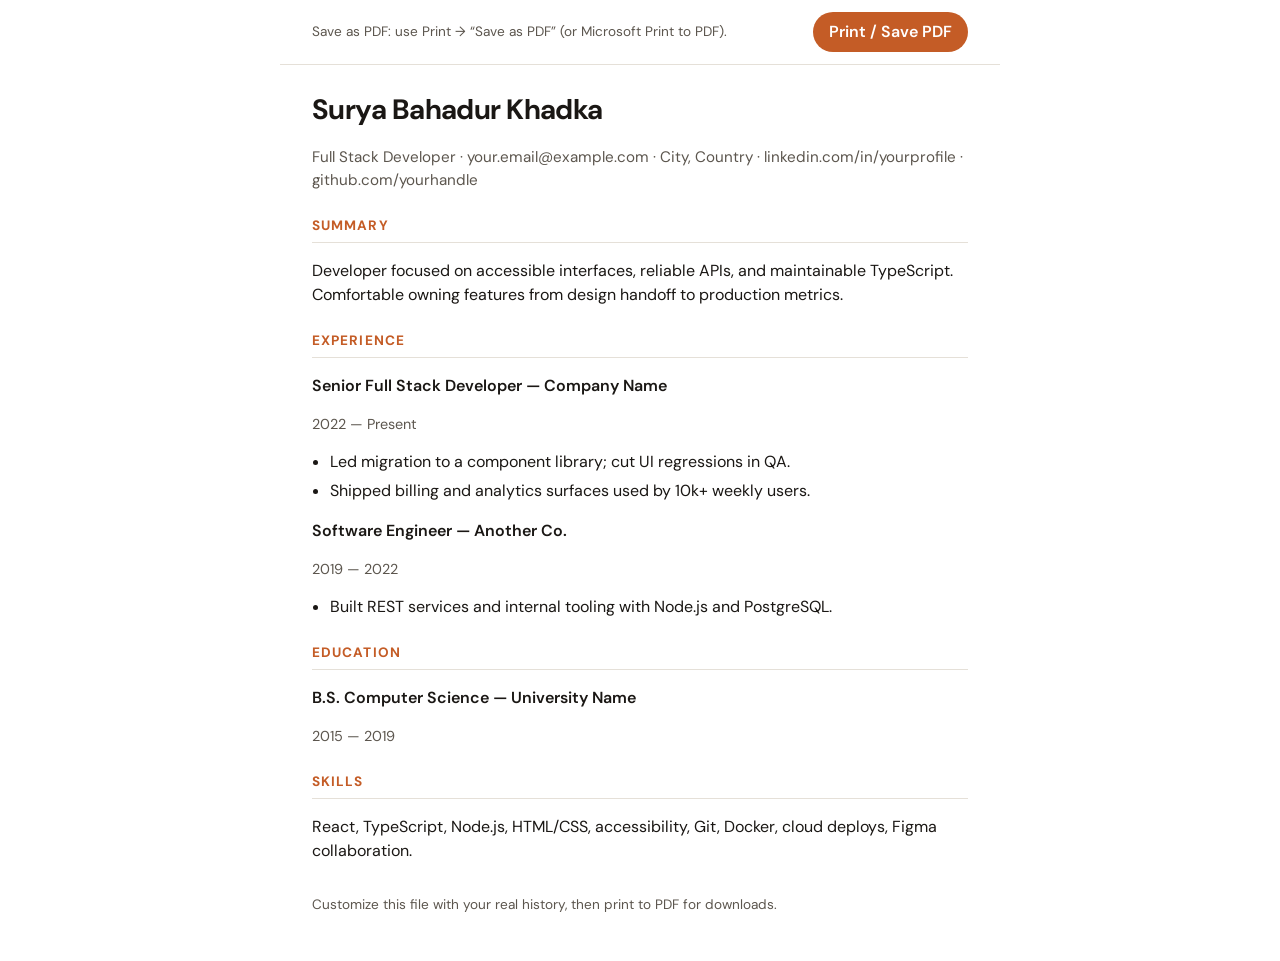
<file: resume.html>
<!doctype html>
<html lang="en">
  <head>
    <meta charset="UTF-8" />
    <meta name="viewport" content="width=device-width, initial-scale=1.0" />
    <title>Surya Bahadur Khadka — Résumé</title>
    <link
      href="https://fonts.googleapis.com/css2?family=DM+Sans:wght@400;600;700&display=swap"
      rel="stylesheet"
    />
    <link rel="stylesheet" href="resume.css" />
  </head>
  <body>
    <div class="print-bar">
      <span
        >Save as PDF: use Print → “Save as PDF” (or Microsoft Print to
        PDF).</span
      >
      <button type="button" id="print-btn">Print / Save PDF</button>
    </div>

    <h1>Surya Bahadur Khadka</h1>
    <p class="meta">
      Full Stack Developer · your.email@example.com · City, Country ·
      linkedin.com/in/yourprofile · github.com/yourhandle
    </p>

    <h2>Summary</h2>
    <p>
      Developer focused on accessible interfaces, reliable APIs, and
      maintainable TypeScript. Comfortable owning features from design handoff
      to production metrics.
    </p>

    <h2>Experience</h2>
    <p class="item-title">Senior Full Stack Developer — Company Name</p>
    <p class="item-sub">2022 — Present</p>
    <ul>
      <li>Led migration to a component library; cut UI regressions in QA.</li>
      <li>Shipped billing and analytics surfaces used by 10k+ weekly users.</li>
    </ul>
    <p class="item-title">Software Engineer — Another Co.</p>
    <p class="item-sub">2019 — 2022</p>
    <ul>
      <li>
        Built REST services and internal tooling with Node.js and PostgreSQL.
      </li>
    </ul>

    <h2>Education</h2>
    <p class="item-title">B.S. Computer Science — University Name</p>
    <p class="item-sub">2015 — 2019</p>

    <h2>Skills</h2>
    <p>
      React, TypeScript, Node.js, HTML/CSS, accessibility, Git, Docker, cloud
      deploys, Figma collaboration.
    </p>

    <p class="resume-note">
      Customize this file with your real history, then print to PDF for
      downloads.
    </p>

    <script src="resume.js" defer></script>
  </body>
</html>
</file>
<file: resume.css>
/* Résumé page — external stylesheet (linked from resume.html) */

:root {
  --ink: #1a1714;
  --muted: #5c564e;
  --accent: #c45c26;
}

* {
  box-sizing: border-box;
}

body {
  font-family: "DM Sans", system-ui, sans-serif;
  margin: 0;
  padding: 2rem;
  color: var(--ink);
  line-height: 1.5;
  max-width: 720px;
  margin-inline: auto;
}

h1 {
  font-size: 1.75rem;
  margin: 0 0 0.25rem;
  letter-spacing: -0.02em;
}

.meta {
  color: var(--muted);
  font-size: 0.95rem;
  margin-bottom: 1.5rem;
}

h2 {
  font-size: 0.85rem;
  text-transform: uppercase;
  letter-spacing: 0.08em;
  color: var(--accent);
  border-bottom: 1px solid #e5e0d8;
  padding-bottom: 0.35rem;
  margin-top: 1.5rem;
}

ul {
  margin: 0.5rem 0 0;
  padding-left: 1.1rem;
}

li {
  margin-bottom: 0.35rem;
}

.item-title {
  font-weight: 600;
}

.item-sub {
  font-size: 0.9rem;
  color: var(--muted);
}

.print-bar {
  position: sticky;
  top: 0;
  background: #fff;
  padding: 0.75rem 0;
  margin: -2rem -2rem 1.5rem;
  padding-left: 2rem;
  padding-right: 2rem;
  border-bottom: 1px solid #e5e0d8;
  display: flex;
  flex-wrap: wrap;
  gap: 0.75rem;
  align-items: center;
  justify-content: space-between;
}

.print-bar button {
  font: inherit;
  font-weight: 600;
  padding: 0.5rem 1rem;
  background: var(--accent);
  color: #fff;
  border: none;
  border-radius: 999px;
  cursor: pointer;
}

.print-bar span {
  font-size: 0.85rem;
  color: var(--muted);
}

.resume-note {
  margin-top: 2rem;
  font-size: 0.85rem;
  color: var(--muted);
}

@media print {
  .print-bar {
    display: none;
  }

  body {
    padding: 0;
    font-size: 11pt;
  }
}
</file>
